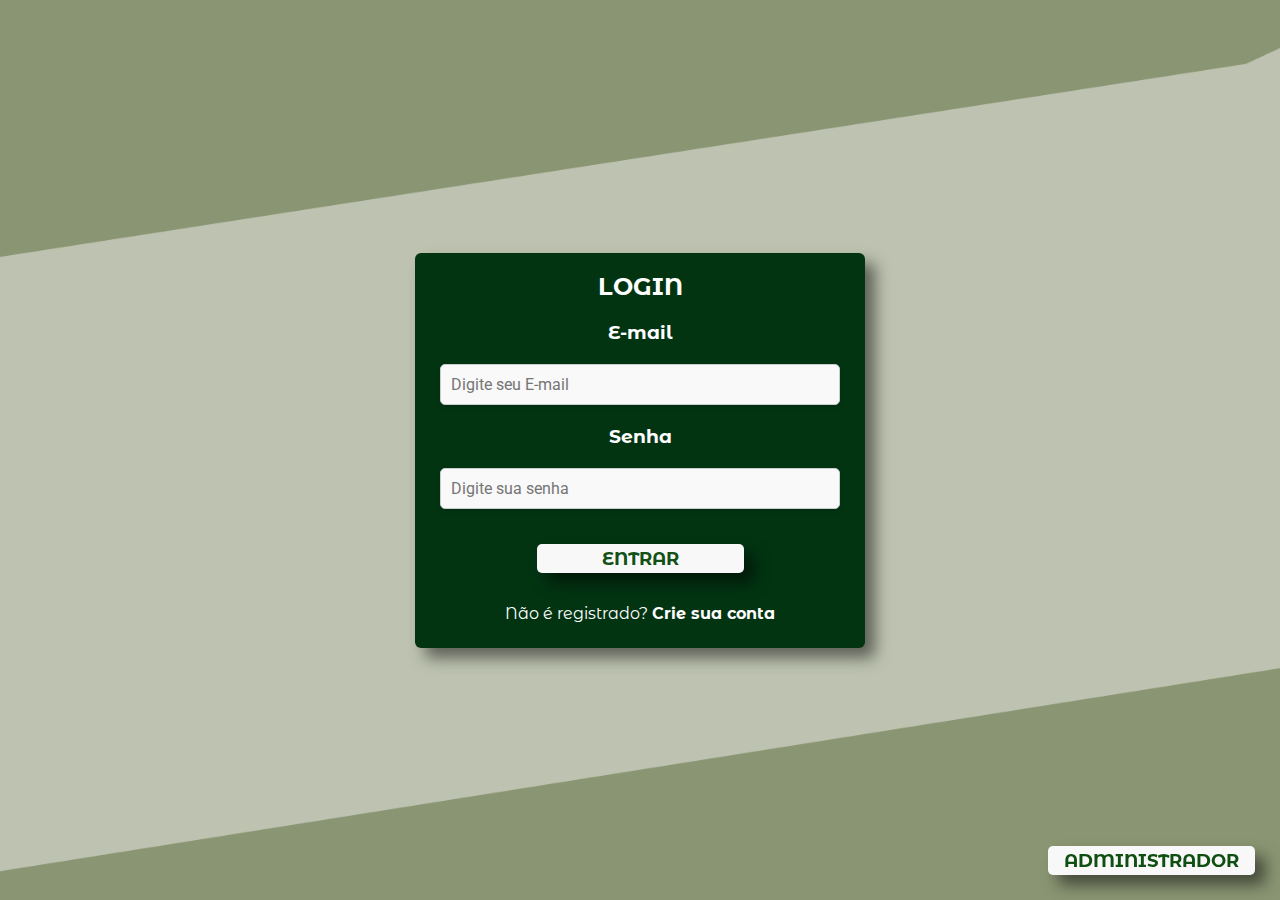
<file: E-COMMERCE/index.html>
<!DOCTYPE html>
<html lang="pt-br">
  <head>
    <meta charset="UTF-8" />
    <meta name="viewport" content="width=device-width, initial-scale=1.0" />
    <title>Login</title>
    <link rel="stylesheet" href="style/style.css" />
    <link
      href="https://fonts.googleapis.com/css2?family=Roboto:wght@400;500&display=swap"
      rel="stylesheet"
    />
    <link rel="preconnect" href="https://fonts.googleapis.com">
<link rel="preconnect" href="https://fonts.gstatic.com" crossorigin>
<link href="https://fonts.googleapis.com/css2?family=Montserrat+Alternates:ital,wght@0,100;0,200;0,300;0,400;0,500;0,600;0,700;0,800;0,900;1,100;1,200;1,300;1,400;1,500;1,600;1,700;1,800;1,900&display=swap" rel="stylesheet">
  </head>
  <body>
    <div class="wrapper">
        <a href="loginadm.html" id="admbutton">Administrador</a>
      <div class="container">
        <h2 id="h2login">LOGIN</h2>
        <div class="logo">
          <form class="login-form" onsubmit="return validarFormulario()">
            <div class="input-login">
              <h3 id="h3email">E-mail</h3>
              <input type="email" id="email" placeholder="Digite seu E-mail" />
            </div>
            <div class="input-login">
              <h3 id="h3senha">Senha</h3>
              <input
                type="password"
                id="senha"
                placeholder="Digite sua senha"
              />
            </div>
            <div class="buttongroup1">
              <a href="homepage.html" id="btnlogin"><strong>Entrar</strong></a>
              <p class="message">
                Não é registrado?
                <a href="#"> <strong>Crie sua conta</strong></a>
              </p>
            </div>
          </form>
        </div>
      </div>
    </div>
  </body>
</html>
</file>
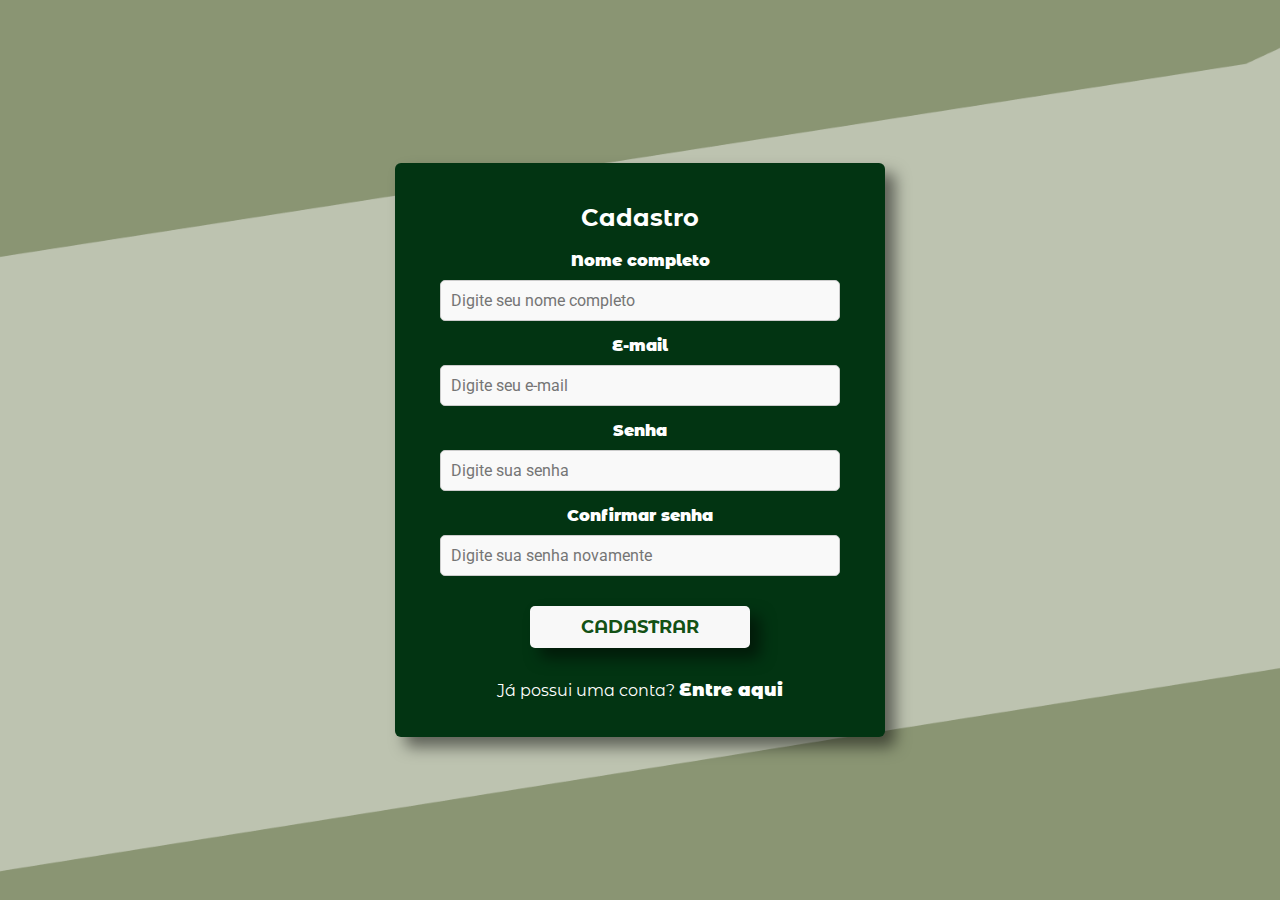
<file: E-COMMERCE/cadastro.html>
<!DOCTYPE html>
<html lang="pt-br">
<head>
    <meta charset="UTF-8">
    <meta name="viewport" content="width=device-width, initial-scale=1.0">
    <title>Tela de Cadastro</title>
    <link rel="stylesheet" href="style/cad.css">
    <link href="https://fonts.googleapis.com/css2?family=Roboto:wght@400;500&display=swap" rel="stylesheet">
    <link rel="preconnect" href="https://fonts.googleapis.com">
    <link rel="preconnect" href="https://fonts.gstatic.com" crossorigin>
    <link href="https://fonts.googleapis.com/css2?family=Montserrat+Alternates:ital,wght@0,100;0,200;0,300;0,400;0,500;0,600;0,700;0,800;0,900&display=swap" rel="stylesheet">
</head>
<body>
    <div class="wrapper">
        <div class="container">
            <h2 id="Cadastro">Cadastro</h2>
            <form action="" method="POST">
                <div class="input-group">
                    <label for="name" class="labelinpt"><strong>Nome completo</strong></label>
                    <input type="text" id="name" name="name" placeholder="Digite seu nome completo" required>
                </div>
                <div class="input-group">
                    <label for="email" class="labelinpt"><strong>E-mail</strong></label>
                    <input type="email" id="email" name="email" placeholder="Digite seu e-mail" required>
                </div>
                <div class="input-group">
                    <label for="password" class="labelinpt"><strong>Senha</strong></label>
                    <input type="password" id="password" name="password" placeholder="Digite sua senha" required>
                </div>
                <div class="input-group">
                    <label for="password2" class="labelinpt"><strong>Confirmar senha</strong></label>
                    <input type="password" id="password2" name="password2" placeholder="Digite sua senha novamente" required>
                </div>
                <div class="button">
                   <a href="index.html" id="buttoncad"><strong>Cadastrar</strong></a>
                </div>
            </form>
            <p class="login-link">Já possui uma conta? <a href="index.html"><strong>Entre aqui</strong></a></p>
        </div>
    </div>
</body>
</html>
</file>
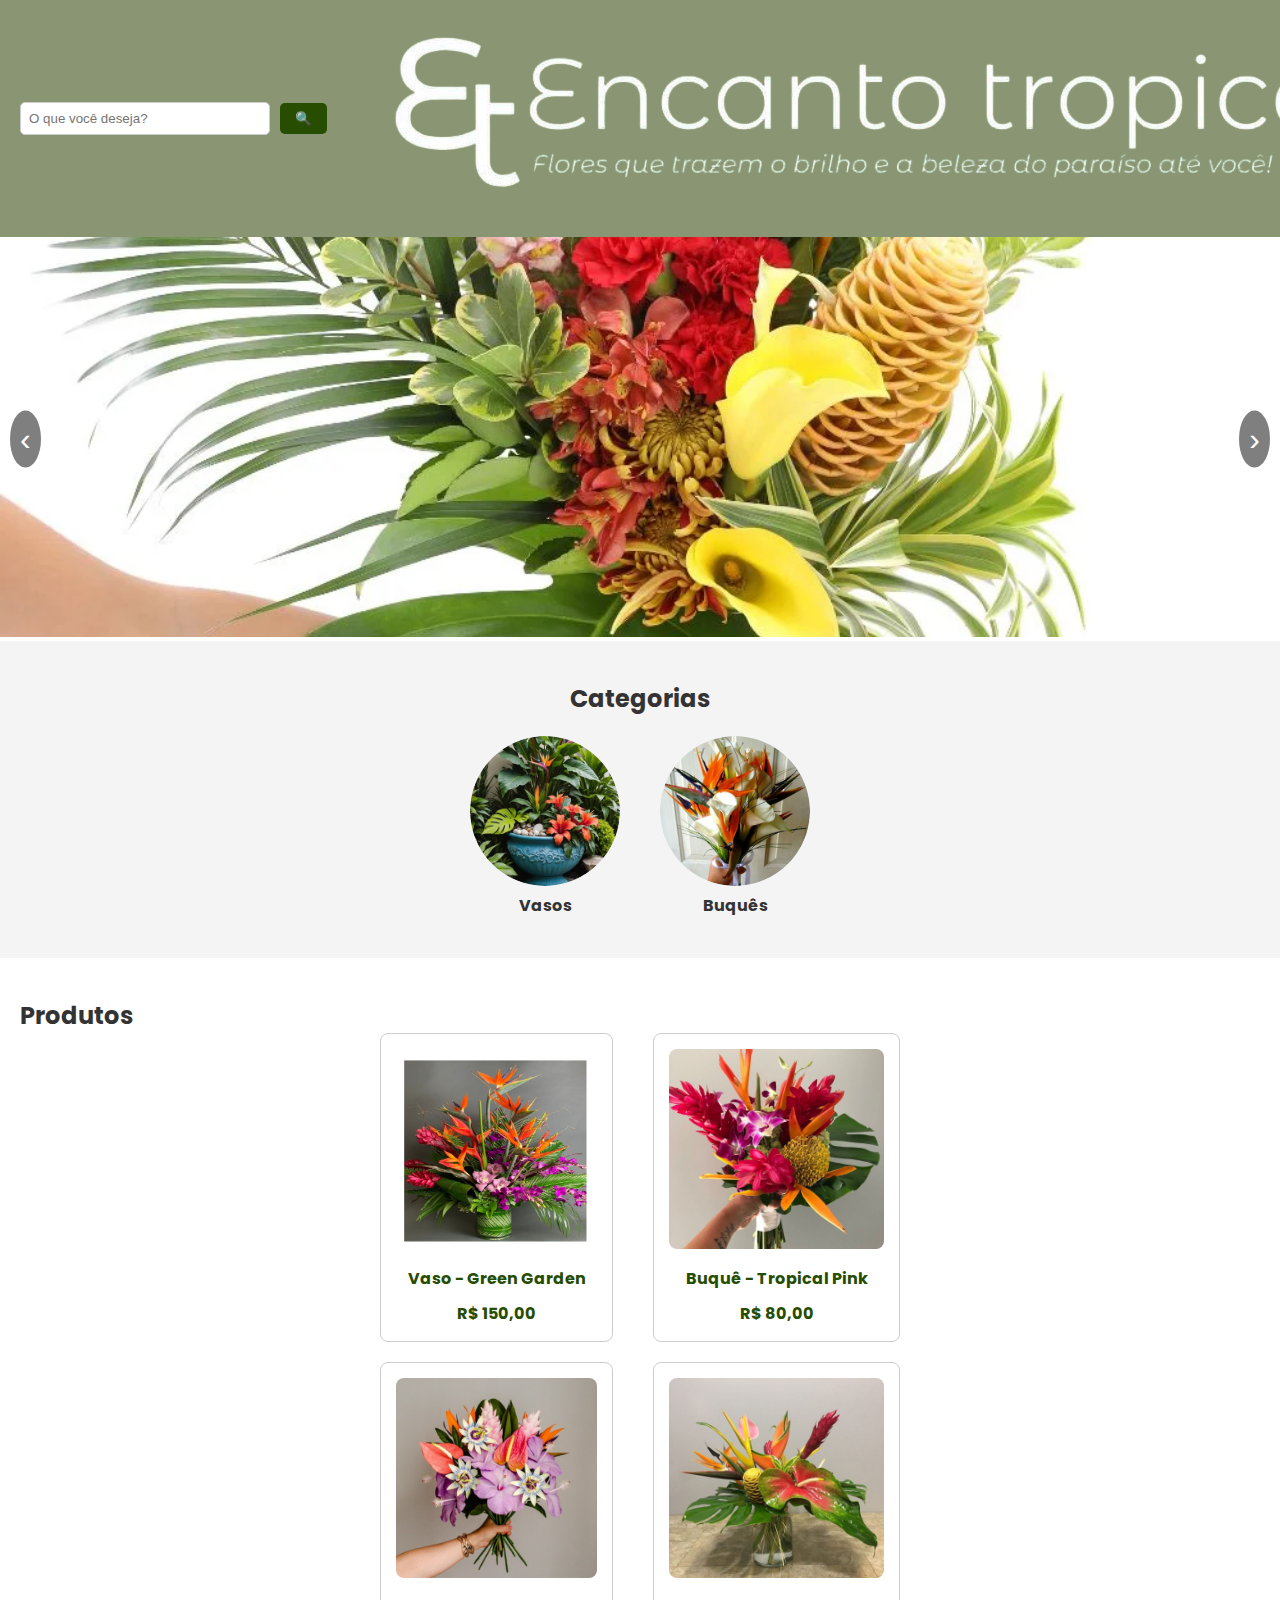
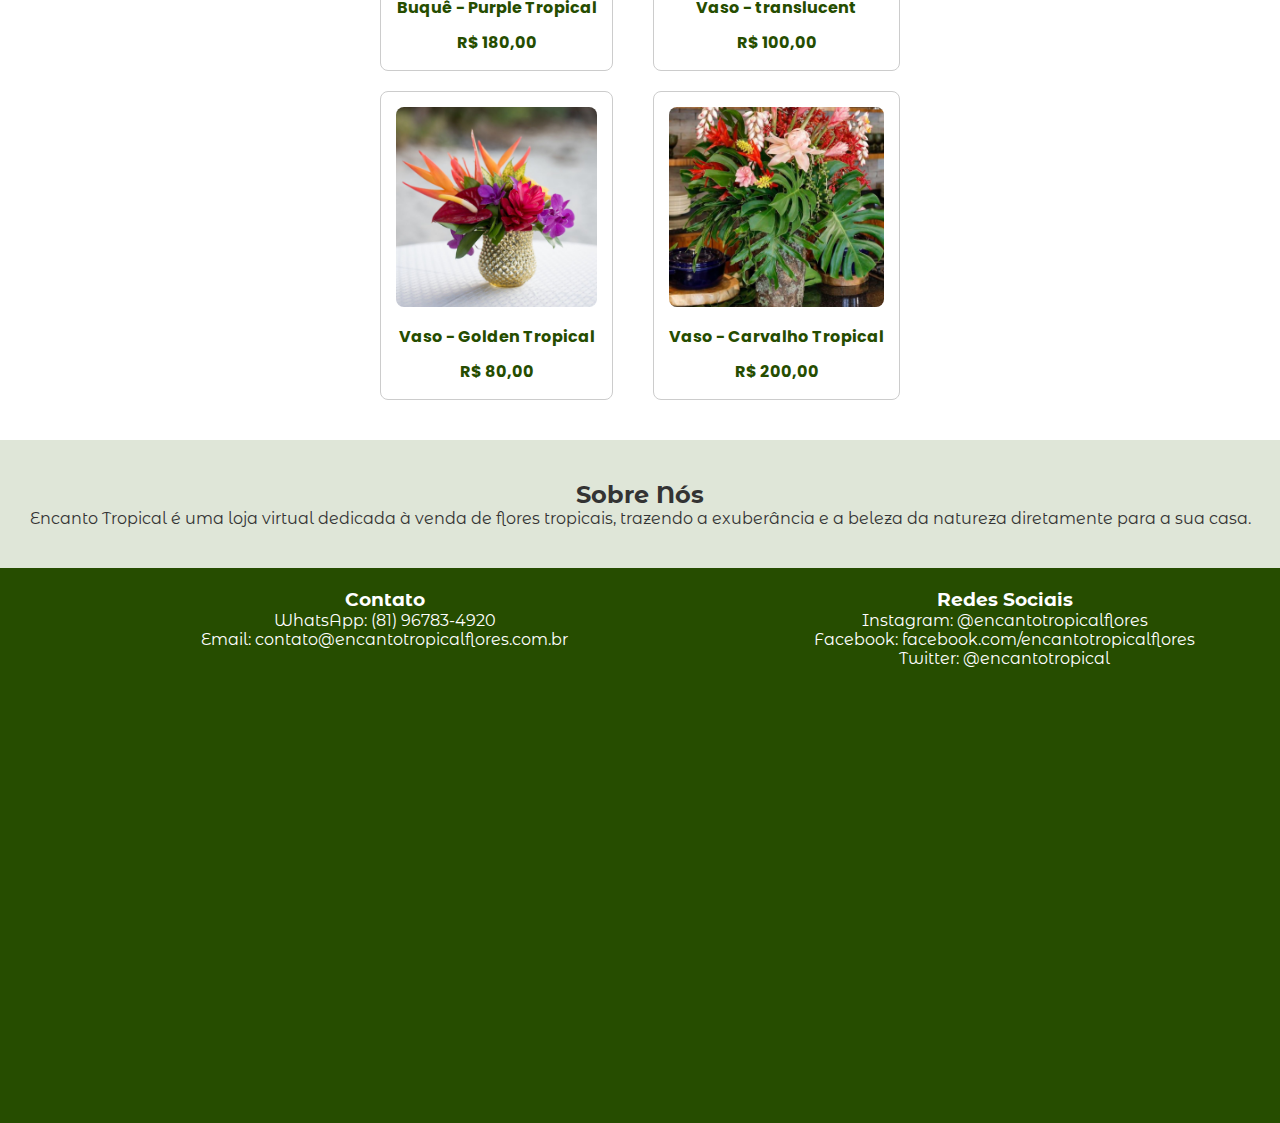
<file: E-COMMERCE/homepage.html>
<!DOCTYPE html>
<html lang="pt-BR">
<head>
    <meta charset="UTF-8">
    <meta name="viewport" content="width=device-width, initial-scale=1.0">
    <title>Encanto Tropical</title>
    <link rel="stylesheet" href="./style/homepage.css">
    <link rel="preconnect" href="https://fonts.googleapis.com">
<link rel="preconnect" href="https://fonts.gstatic.com" crossorigin>
<link rel="preconnect" href="https://fonts.googleapis.com">
<link rel="preconnect" href="https://fonts.gstatic.com" crossorigin>
<link href="https://fonts.googleapis.com/css2?family=Poppins:ital,wght@0,100;0,200;0,300;0,400;0,500;0,600;0,700;0,800;0,900;1,100;1,200;1,300;1,400;1,500;1,600;1,700;1,800;1,900&display=swap" rel="stylesheet">
<link href="https://fonts.googleapis.com/css2?family=Montserrat+Alternates:ital,wght@0,100;0,200;0,300;0,400;0,500;0,600;0,700;0,800;0,900;1,100;1,200;1,300;1,400;1,500;1,600;1,700;1,800;1,900&display=swap" rel="stylesheet">
</head>
<body>

    <!-- Cabeçalho -->
    <header id="home">
        <div class="container">
            <div class="search-bar">
                <input type="text" placeholder="O que você deseja?">
                <button>🔍</button>
            </div class ="logo">
            <img src="./imgs/logo.png" alt="">
            <div class="icons">
                <img src="./imgs/icons/user.png" alt="">
                <img src="./imgs/icons/shopping-cart.png" alt="">
                <img src="./imgs/icons/moon.png" alt="" id="theme-toggle" class="theme-icon">
                <img src="./imgs/icons/chat.png" alt="">
            </div>
        </div>
    </header>

    <!-- Carrossel -->
    <section class="carousel">
        <button class="carousel-btn prev">‹</button>
        <img src="./imgs/carrosel.webp" alt="Tropical Vaso 1">
        <img src="./imgs/carrosel2.jpg" alt="Tropical Vaso 2" style="display: none;">
        <button class="carousel-btn next">›</button>
    </section>

    <!-- Categorias -->
    <section class="categories">
        <h2>Categorias</h2>
        <div class="category-container">
            <div class="category">
                <img src="./imgs/vasos.png" alt="Vasos">
                <p>Vasos</p>
            </div>
            <div class="category">
                <img src="./imgs/buques.png" alt="Buquês">
                <p>Buquês</p>
            </div>
        </div>
    </section>

    <!-- Produtos -->
    <section class="products">
        <h2>Produtos</h2>
        <div class="product-columns">
            <div class="product-column">
                <div class="product">
                    <img src="./imgs/greengarden.png" alt="Vaso Green Garden">
                    <p>Vaso - Green Garden</p>
                    <p>R$ 150,00</p>
                </div>
                <div class="product">
                    <img src="./imgs/purpletropical.png" alt="Buquê Purple Tropical">
                    <p>Buquê - Purple Tropical</p>
                    <p>R$ 180,00</p>
                </div>
                <div class="product">
                    <img src="./imgs/Golden tropical.png" alt="Vaso Golden Tropical">
                    <p>Vaso - Golden Tropical</p>
                    <p>R$ 80,00</p>
                </div>
            </div>
            <div class="product-column">
                <div class="product">
                    <img src="./imgs/tropicalpink.png" alt="Vaso Sunset Tropical">
                    <p>Buquê - Tropical Pink</p>
                    <p>R$ 80,00</p>
                </div>
                <div class="product">
                    <img src="./imgs/translucent.png" alt="Buquê White Blossom">
                    <p>Vaso - translucent</p>
                    <p>R$ 100,00</p>
                </div>
                <div class="product">
                    <img src="./imgs/carvalhotropical.png" alt="Vaso Elegant Tropical">
                    <p>Vaso - Carvalho Tropical</p>
                    <p>R$ 200,00</p>
                </div>
            </div>
        </div>
    </section>

    <!-- Sobre -->
    <section class="about">
        <h2>Sobre Nós</h2>
        <p>Encanto Tropical é uma loja virtual dedicada à venda de flores tropicais, trazendo a exuberância e a beleza da natureza diretamente para a sua casa.</p>
    </section>

    <!-- Contato -->
    <footer>
        <div class="contact">
            <h3>Contato</h3>
            <p>WhatsApp: (81) 96783-4920</p>
            <p>Email: contato@encantotropicalflores.com.br</p>
            <iframe src="https://www.google.com/maps/embed?pb=!1m18!1m12!1m3!1d15801.798127762593!2d-34.8703207!3d-8.055543599999998!2m3!1f0!2f0!3f0!3m2!1i1024!2i768!4f13.1!3m3!1m2!1s0x7ab18a2a565885f%3A0x802b0e52579b84b7!2sRecife%2C%20PE%2C%2050030-230!5e0!3m2!1spt-BR!2sbr!4v1733093058558!5m2!1spt-BR!2sbr" width="600" height="450" style="border:0;" allowfullscreen="" loading="lazy" referrerpolicy="no-referrer-when-downgrade"></iframe>
        </div>
        <div class="social-media">
            <h3>Redes Sociais</h3>
            <p>Instagram: @encantotropicalflores</p>
            <p>Facebook: facebook.com/encantotropicalflores</p>
            <p>Twitter: @encantotropical</p>
        </div>
    </footer>

    <!-- JavaScript -->
   <script>
    const toggleButton = document.getElementById('theme-toggle');
    const body = document.body;
    const images = document.querySelectorAll('.carousel img');
    let currentIndex = 0;

    
    const sunIcon = './imgs/icons/sun.png'; 
    const moonIcon = './imgs/icons/moon.png';

    toggleButton.addEventListener('click', () => {
        body.classList.toggle('dark-theme');
        
        // Troca o ícone conforme o tema
        if (body.classList.contains('dark-theme')) {
            toggleButton.src = sunIcon; 
        } else {
            toggleButton.src = moonIcon; 
        }
    });

    document.querySelector('.prev').addEventListener('click', () => {
        images[currentIndex].style.display = 'none';
        currentIndex = (currentIndex - 1 + images.length) % images.length;
        images[currentIndex].style.display = 'block';
    });

    document.querySelector('.next').addEventListener('click', () => {
        images[currentIndex].style.display = 'none';
        currentIndex = (currentIndex + 1) % images.length;
        images[currentIndex].style.display = 'block';
    });
</script>
</body>
</html>
</file>
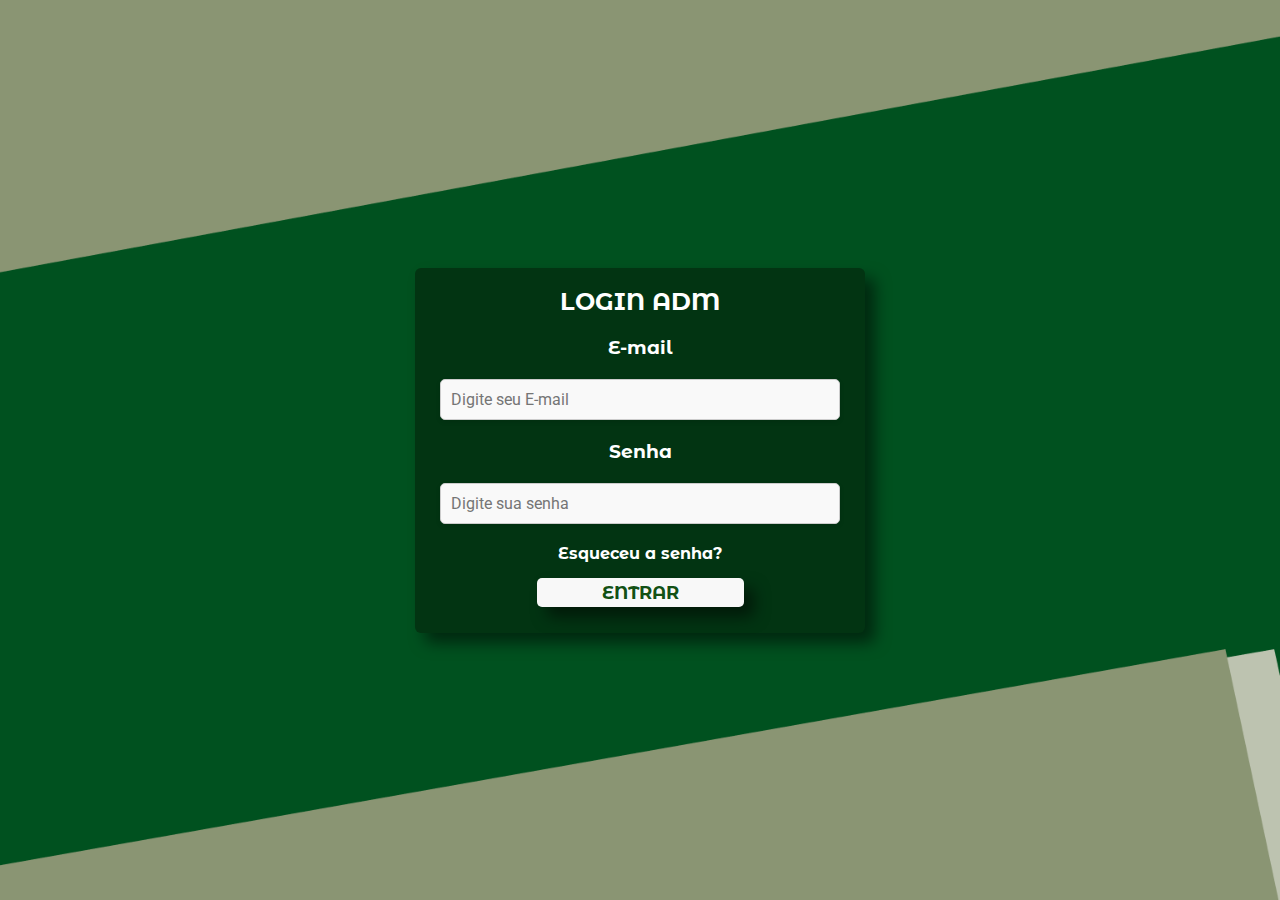
<file: E-COMMERCE/loginadm.html>
<!DOCTYPE html>
<html lang="pt-br">
  <head>
    <meta charset="UTF-8" />
    <meta name="viewport" content="width=device-width, initial-scale=1.0" />
    <title>Login</title>
    <link rel="stylesheet" href="style/loginadm.css" />
    <link
      href="https://fonts.googleapis.com/css2?family=Roboto:wght@400;500&display=swap"
      rel="stylesheet"
    />
    <link rel="preconnect" href="https://fonts.googleapis.com">
<link rel="preconnect" href="https://fonts.gstatic.com" crossorigin>
<link href="https://fonts.googleapis.com/css2?family=Montserrat+Alternates:ital,wght@0,100;0,200;0,300;0,400;0,500;0,600;0,700;0,800;0,900;1,100;1,200;1,300;1,400;1,500;1,600;1,700;1,800;1,900&display=swap" rel="stylesheet">
  </head>
  <body>
    <div class="wrapper">
      <div class="container">
        <h2 id="h2login">LOGIN ADM</h2>
        <div class="logo">
          <form class="login-form" onsubmit="return validarFormulario()">
            <div class="input-login">
              <h3 id="h3email">E-mail</h3>
              <input type="email" id="email" placeholder="Digite seu E-mail" />
            </div>
            <div class="input-login">
              <h3 id="h3senha">
                Senha
              </h3>
              <input
                type="password"
                id="senha"
                placeholder="Digite sua senha"
              />
            </div>
            <div class="forgot-password">
              <a href="#" id="esqueceu-senha"><strong>Esqueceu a senha?</strong></a>
            </div>
            <div class="buttongroup1">
              <a href="homepage.html" id="btnlogin"><STRONg>Entrar</STRONg></a>
            </div>
          </form>
        </div>
      </div>
    </div>
</file>
<file: E-COMMERCE/style/style.css>
/* ESTRUTURAÇÃO PÁGINA BODY */

body {
  margin: 0;
  padding: 0;
  font-size: 16px;
  background-color: #bdc3b0;
  background: url('background.png') no-repeat center center fixed;
  background-size: cover;
}

/* DIVS FORMS LOGIN */

/* DIV FLEX (CONTROLA TODAS AS DIVS DENTRO DA PÁGINA)*/

.wrapper {
  height: 100vh;
  display: flex;
  flex-direction: column;
  align-items: center;
  justify-content: center;
}

/* DIV TELA LOGIN (CONTROLA APENAS O QUADRADO DA TELA DE LOGIN) */
#h2login {
  font-family: "Montserrat alternates", sans-serif;
}

.container {
  width: 100%;
  max-width: 450px;
  height: 100%;
  max-height: 395px;
  font-family: "Montserrat alternates", sans-serif;
  text-align: center;
  color: white;
  background-color: #023412;
  /* border: 7.5px solid #00511F;; */
  border-radius: 6px;
  box-shadow: 10px 10px 15px rgba(0, 0, 0, 0.5);
}

/* INPUT BUTTON */

input[type="email"],
input[type="password"] {
  width: 100%;
  max-width: 400px;
  padding: 10px;
  font-size: 16px;
  border: 0.5px solid #ccc;
  border-radius: 5px;
  outline: none;
  background-color: #f9f9f9;
  box-sizing: border-box;
  margin: 20px;
  font-family: "Roboto", sans-serif;
}

input[type="email"]:focus,
input[type="password"]:focus {
  border-color: #2bd131;
  background-color: #fff;
}

input[type="email"],
input[type="password"] {
  box-shadow: 0 2px 5px rgba(0, 0, 0, 0.1);
}

input[type="password"] {
  font-family: "Roboto", sans-serif;
}

/* LOGIN BUTTON */

#btnlogin {
  display: inline-block;
  font-family: "Montserrat Alternates", sans-serif;
  text-transform: uppercase;
  outline: 0;
  background: #f8f8f8;
  width: 200px;
  border: 0;
  padding: 3.5px;
  color: #044606f3;
  font-size: 18px;
  transition: all 0.3s ease;
  cursor: pointer;
  margin: 15px;
  border-radius: 5px;
  box-shadow: 10px 10px 15px rgba(0, 0, 0, 0.5);
  text-align: center;
  text-decoration: none;
}

/* LINK USUÁRIO NÃO CADASTRADO */

a {
  color: white;
  text-decoration: none;
  cursor: pointer;
  font-family: "Montserrat alternates", sans-serif;
}

a:hover {
  color: #07790b;
}

#admbutton {
  font-family: "Montserrat alternates", sans-serif;
  text-transform: uppercase;
  outline: 0;
  background: #f8f8f8;
  width: 200px;
  border: 0;
  padding: 3.5px;
  color: #044606f3;
  font-size: 18px;
  -webkit-transition: all 0.3 ease;
  transition: all 0.3 ease;
  cursor: pointer;
  margin: 15px;
  border-radius: 5px;
  box-shadow: 10px 10px 15px rgba(0, 0, 0, 0.5);
  position: fixed;
  bottom: 10px; /* Ajuste a distância desejada */
  right: 10px; /* Ajuste a distância desejada */
text-align: center;  
font-weight: bold;
}

#admbutton:hover{
  background-color: #07790b;
  color: #ffffff;
  
}

#h3email, #h3senha {
  font-family: "Montserrat alternates", sans-serif;
  margin-right: 10px;
  margin: 0%;
  }
  
  #btnlogin:hover{
    background-color: #07790b;
    color: #ffffff;
  }
</file>
<file: E-COMMERCE/style/cad.css>
/* ESTRUTURAÇÃO PÁGINA BODY */
body {
  margin: 0;
  padding: 0;
  font-size: 16px;
  background-color: #bdc3b0;
  background: url('background.png') no-repeat center center fixed;
  background-size: cover;
}

/* FLEXBOX PARA CENTRALIZAÇÃO */
.wrapper {
  height: 100vh;
  display: flex;
  flex-direction: column;
  align-items: center;
  justify-content: center;
}

/* CONTAINER PRINCIPAL */
.container {
  width: 100%;
  max-width: 450px;
  font-family: "Montserrat Alternates", sans-serif;
  text-align: center;
  color: white;
  background-color: #023412;
  border-radius: 6px;
  box-shadow: 10px 10px 15px rgba(0, 0, 0, 0.5);
  padding: 20px;
}

/* GRUPO DE INPUTS */
.input-group {
  margin-bottom: 15px;
  text-align: center;
}

.labelinpt {
  display: block;
  text-align: center;
  margin-bottom: 5px;
  font-weight: bold;
}

input[type="text"],
input[type="email"],
input[type="password"] {
  width: 100%;
  max-width: 400px;
  padding: 10px;
  font-size: 16px;
  border: 0.5px solid #ccc;
  border-radius: 5px;
  outline: none;
  background-color: #f9f9f9;
  box-sizing: border-box;
  margin-top: 5px;
  font-family: "Roboto", sans-serif;
}

input[type="text"]:focus,
input[type="email"]:focus,
input[type="password"]:focus {
  border-color: #2bd131;
  background-color: #fff;
  box-shadow: 0 2px 5px rgba(0, 0, 0, 0.1);
}

/* BOTÃO DE CADASTRO */
#buttoncad {
  display: inline-block;
  text-align: center;
  text-transform: uppercase;
  outline: 0;
  background: #f8f8f8;
  width: 200px;
  padding: 10px;
  color: #044606f3;
  font-size: 18px;
  transition: all 0.3s ease;
  cursor: pointer;
  margin: 15px;
  border-radius: 5px;
  box-shadow: 10px 10px 15px rgba(0, 0, 0, 0.5);
  font-family: "Montserrat alternates", sans-serif;
  text-decoration: none; 
}

#buttoncad:hover {
  background-color: #07790b;
  color: #ffffff;
}

/* LINK DE LOGIN */
.login-link a {
  color: white;
  text-decoration: none;
  font-family: "Montserrat Alternates", sans-serif;
  font-size: 18px;
  font-weight: bold;
}

.login-link a:hover {
  color: #07790b;
  text-decoration: none;
}
</file>
<file: E-COMMERCE/style/homepage.css>
* {
    margin: 0;
    padding: 0;
    box-sizing: border-box;
}

body {
    font-family: 'Arial', sans-serif;
    color: #333;
    scroll-behavior: smooth;
    transition: background-color 0.3s ease, color 0.3s ease;
}

/* Header */
header {
    background-color: #8A9573;
    text-align: center;
    padding: 20px;
}

.container {
    display: flex;
    justify-content: space-between;
    align-items: center;
}

.logo {
    font-size: 2rem;
    color: #264d00;
    text-align: center;
    flex-grow: 1;
}

.search-bar {
    display: flex;
    align-items: center;
    gap: 10px;
}

.search-bar input {
    padding: 8px;
    width: 250px;
    border: 1px solid #ccc;
    border-radius: 5px;
}

.search-bar button {
    padding: 8px 15px;
    background-color: #264d00;
    color: white;
    border: none;
    border-radius: 5px;
    cursor: pointer;
    transition: background-color 0.3s;
}

.search-bar button:hover {
    background-color: #1c3800;
}

/* Tamanho dos ícones */
.icons img {
    width: 45px; 
    height: 45px; 
    margin: 0 10px; 
    cursor: pointer;
    filter: brightness(0) saturate(100%) invert(100%);
}

.icons img:hover {
    transform: scale(1.2);
}

/* Carrossel */
.carousel {
    position: relative;
    text-align: center;
}

.carousel img {
    width: 100%;
    max-height: 400px;
    object-fit: cover;
}

.carousel-btn {
    position: absolute;
    top: 50%;
    transform: translateY(-50%);
    background-color: rgba(0, 0, 0, 0.5);
    color: white;
    border: none;
    padding: 10px;
    cursor: pointer;
    font-size: 2rem;
    border-radius: 50%;
}

.prev {
    left: 10px;
}

.next {
    right: 10px;
}

.carousel-btn:hover {
    background-color: rgba(0, 0, 0, 0.8);
}

/* Categorias */
.categories {
    padding: 40px 20px;
    text-align: center;
    background-color: #f4f4f4;
    font-family: 'Poppins', sans-serif;
    font-weight: bold;
}

.category-container {
    display: flex;
    justify-content: center;
    gap: 40px;
    margin-top: 20px;
}

.category img {
    width: 150px;
    border-radius: 50%;
    transition: transform 0.3s ease;
}

.category img:hover {
    transform: scale(1.1);
}

/* Produtos */
.products {
    padding: 40px 20px;
    font-family: 'Poppins', sans-serif;
    font-weight: bold;
}

.product-columns {
    display: flex;
    gap: 40px;
    justify-content: center;
}

.product-column {
    display: flex;
    flex-direction: column;
    gap: 20px;
}

/* Ajuste das imagens no catálogo */
.product {
    background-color: white;
    padding: 15px;
    border-radius: 8px;
    text-align: center;
    border: 1px solid #ccc;
    transition: box-shadow 0.3s ease;
}

.product img {
    width: 100%;
    height: 200px;
    object-fit: cover;
    border-radius: 8px;
}

.product:hover {
    box-shadow: 0px 4px 12px rgba(0, 0, 0, 0.1);
}

.product p {
    margin-top: 10px;
    color: #264d00;
    font-weight: bold;
}

/* Sobre */
.about {
    padding: 40px 20px;
    background-color: #dfe6d8;
    text-align: center;
    font-family: "Montserrat alternates", sans-serif;
}

/* Rodapé */
footer {
    background-color: #264d00;
    color: white;
    padding: 20px;
    display: flex;
    justify-content: space-around;
    text-align: center;
}

/* Tema escuro */
.dark-theme {
    background-color: #1c1c1c;
    color: #f4f4f4;
}

/* Cabeçalho no tema escuro */
.dark-theme header {
    background-color: #333;
}

.dark-theme header .logo {
    color: #a6d6a3;
}

/* Barra de pesquisa e botões no tema escuro */
.dark-theme .search-bar input {
    background-color: #444;
    color: white;
    border-color: #555;
}

.dark-theme .search-bar button {
    background-color: #264d00;
    color: white;
}

.dark-theme .search-bar button:hover {
    background-color: #1c3800;
}

/* Ícones no tema escuro */
.dark-theme .icons img {
    filter: brightness(0) invert(1);
}

/* Carrossel */
.dark-theme .carousel img {
    filter: brightness(0.8);
}

/* Categorias no tema escuro */
.dark-theme .categories {
    background-color: #333;
    color: #f4f4f4;
}

.dark-theme .category img {
    filter: brightness(0.7);
}

/* Produtos no tema escuro */
.dark-theme .product {
    background-color: #444;
    border-color: #555;
    color: white;
}

.dark-theme .product:hover {
    box-shadow: 0px 4px 12px rgba(255, 255, 255, 0.2);
}

.dark-theme .product p {
    color: #a6d6a3;
}

/* Sobre */
.dark-theme .about {
    background-color: #444;
    color: #f4f4f4;
}

/* Rodapé no tema escuro */
.dark-theme footer {
    background-color: #333;
    color: #f4f4f4;
}

.dark-theme footer a {
    color: #a6d6a3;
}

.dark-theme footer a:hover {
    color: #80e0a7;
}
/* Transição suave para alternância de tema */
body {
    transition: background-color 0.3s ease, color 0.3s ease;
}

.contact {
    font-family: "Montserrat alternates", sans-serif;
}

.social-media {
    font-family: "Montserrat alternates", sans-serif;
}
</file>
<file: E-COMMERCE/style/loginadm.css>
/* ESTRUTURAÇÃO PÁGINA BODY */

body {
    margin: 0;
    padding: 0;
    font-family: "Roboto", sans-serif;
    font-size: 16px;
    background-color: #bdc3b0;
    background: url('backgroundadm.png') no-repeat center center fixed;
    background-size: cover;
  }
  
  /* DIVS FORMS LOGIN */
  
  /* DIV FLEX (CONTROLA TODAS AS DIVS DENTRO DA PÁGINA)*/
  
  .wrapper {
    height: 100vh;
    display: flex;
    flex-direction: column;
    align-items: center;
    justify-content: center;
  }
  
  /* DIV TELA LOGIN (CONTROLA APENAS O QUADRADO DA TELA DE LOGIN) */
  
  .container {
    width: 100%;
    max-width: 450px;
    height: 100%;
    max-height: 365px;
    font-family: "Montserrat alternates", sans-serif;
    text-align: center;
    color: white;
    background-color: #023412;
    /* border: 7.5px solid #00511F;; */
    border-radius: 6px;
    box-shadow: 10px 10px 15px rgba(0, 0, 0, 0.5);
    }
  
  #h2login {
    font-family: "Montserrat Alternates", sans-serif;
  }
  
  /* INPUT BUTTON */
  
  input[type="email"],
  input[type="password"] {
    width: 100%;
    max-width: 400px;
    padding: 10px;
    font-size: 16px;
    border: 0.5px solid #ccc;
    border-radius: 5px;
    outline: none;
    background-color: #f9f9f9;
    box-sizing: border-box;
    margin: 20px;
    font-family: "Roboto", sans-serif;
  }
  
  input[type="email"]:focus,
  input[type="password"]:focus {
    border-color: #2bd131;
    background-color: #fff;
  }
  
  input[type="email"],
  input[type="password"] {
    box-shadow: 0 2px 5px rgba(0, 0, 0, 0.1);
  }
  
  input[type="password"] {
    font-family: "Roboto", sans-serif;
  }
  
  /* LOGIN BUTTON */
  
  #btnlogin {
    display: inline-block;
    font-family: "Montserrat Alternates", sans-serif;
    text-transform: uppercase;
    outline: 0;
    background: #f8f8f8;
    width: 200px;
    border: 0;
    padding: 3.5px;
    color: #044606f3;
    font-size: 18px;
    transition: all 0.3s ease;
    cursor: pointer;
    margin: 15px;
    border-radius: 5px;
    box-shadow: 10px 10px 15px rgba(0, 0, 0, 0.5);
    text-align: center;
    text-decoration: none;
  }
  
  /* LINK USUÁRIO NÃO CADASTRADO */
  
  a {
    color: white;
    text-decoration: none;
    cursor: pointer;
    font-family: "Montserrat alternates", sans-serif;
  }
  
  a:hover {
    color: #07790b;
  }
  
  
  #btnlogin:hover{
    background-color: #07790b;
    color: #ffffff;
  }
  
#h3email, #h3senha {
margin-right: 10px;
margin: 0%;
}
</file>
